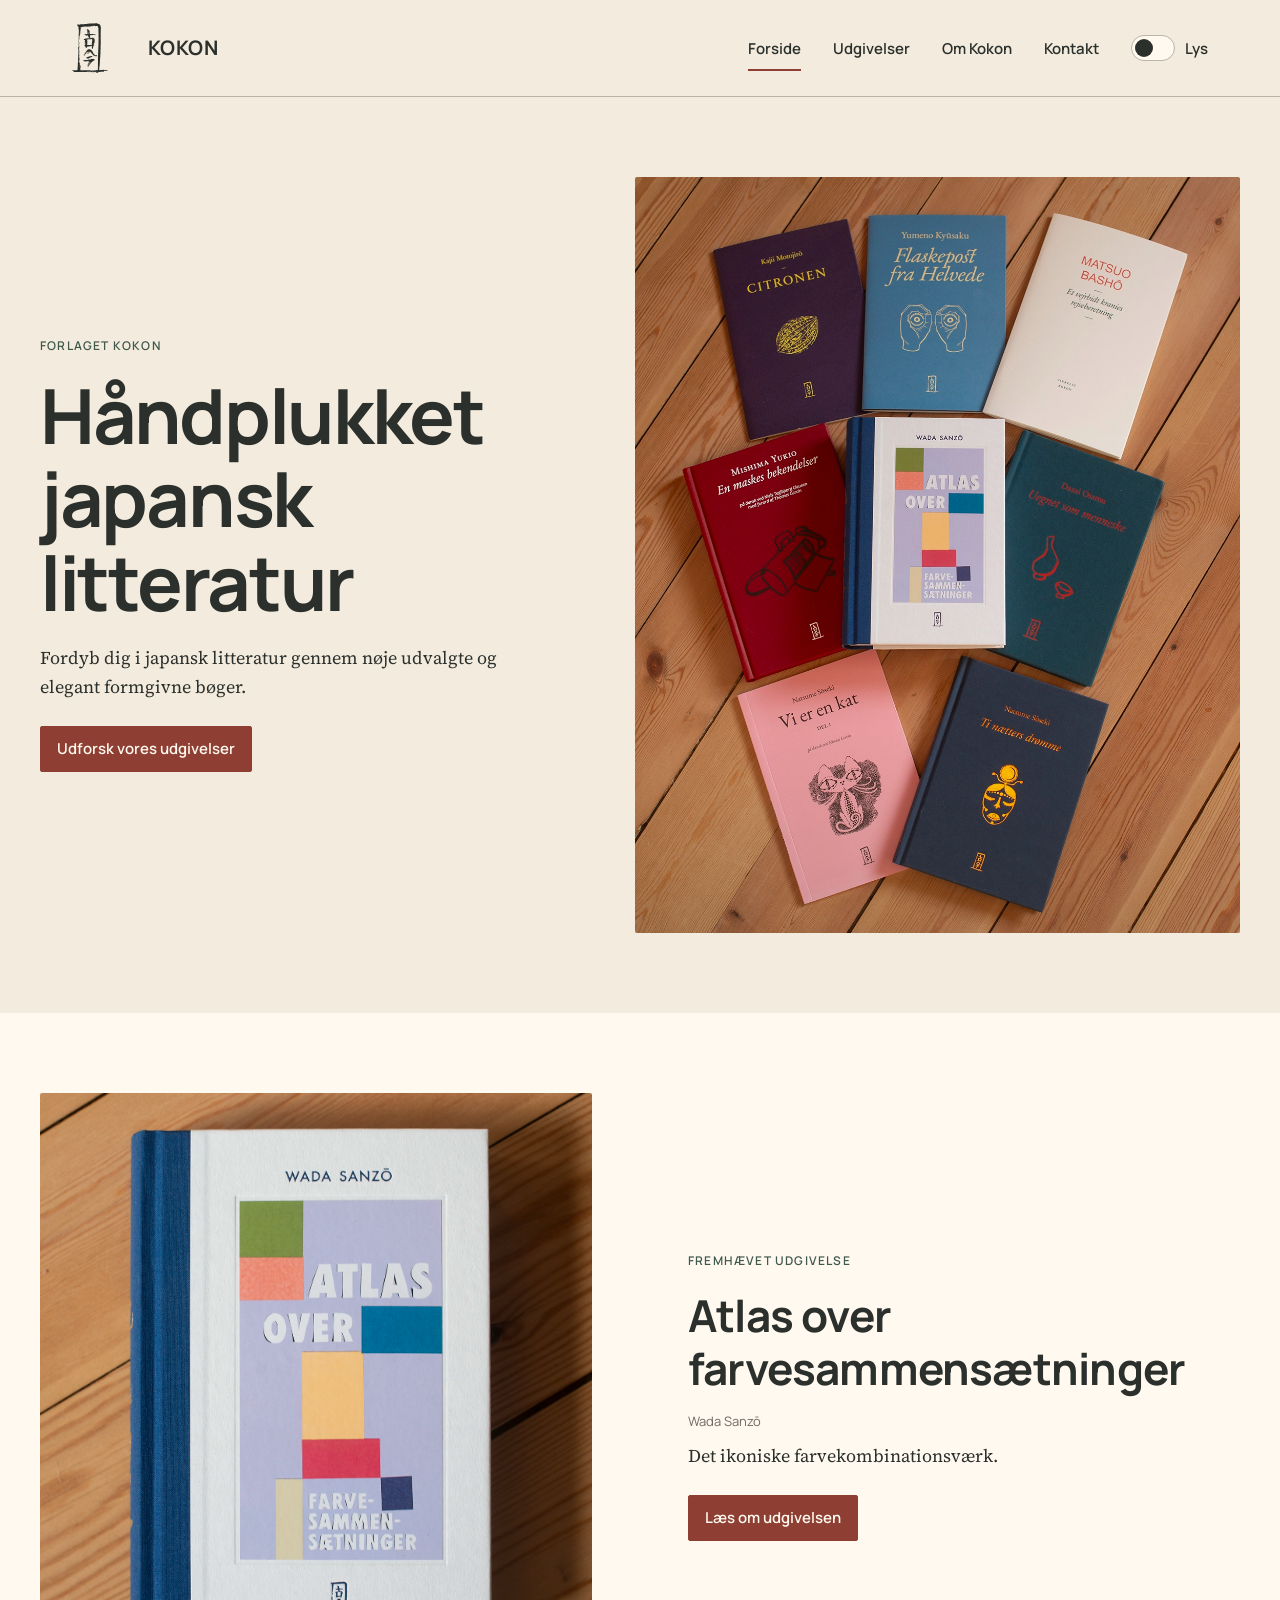
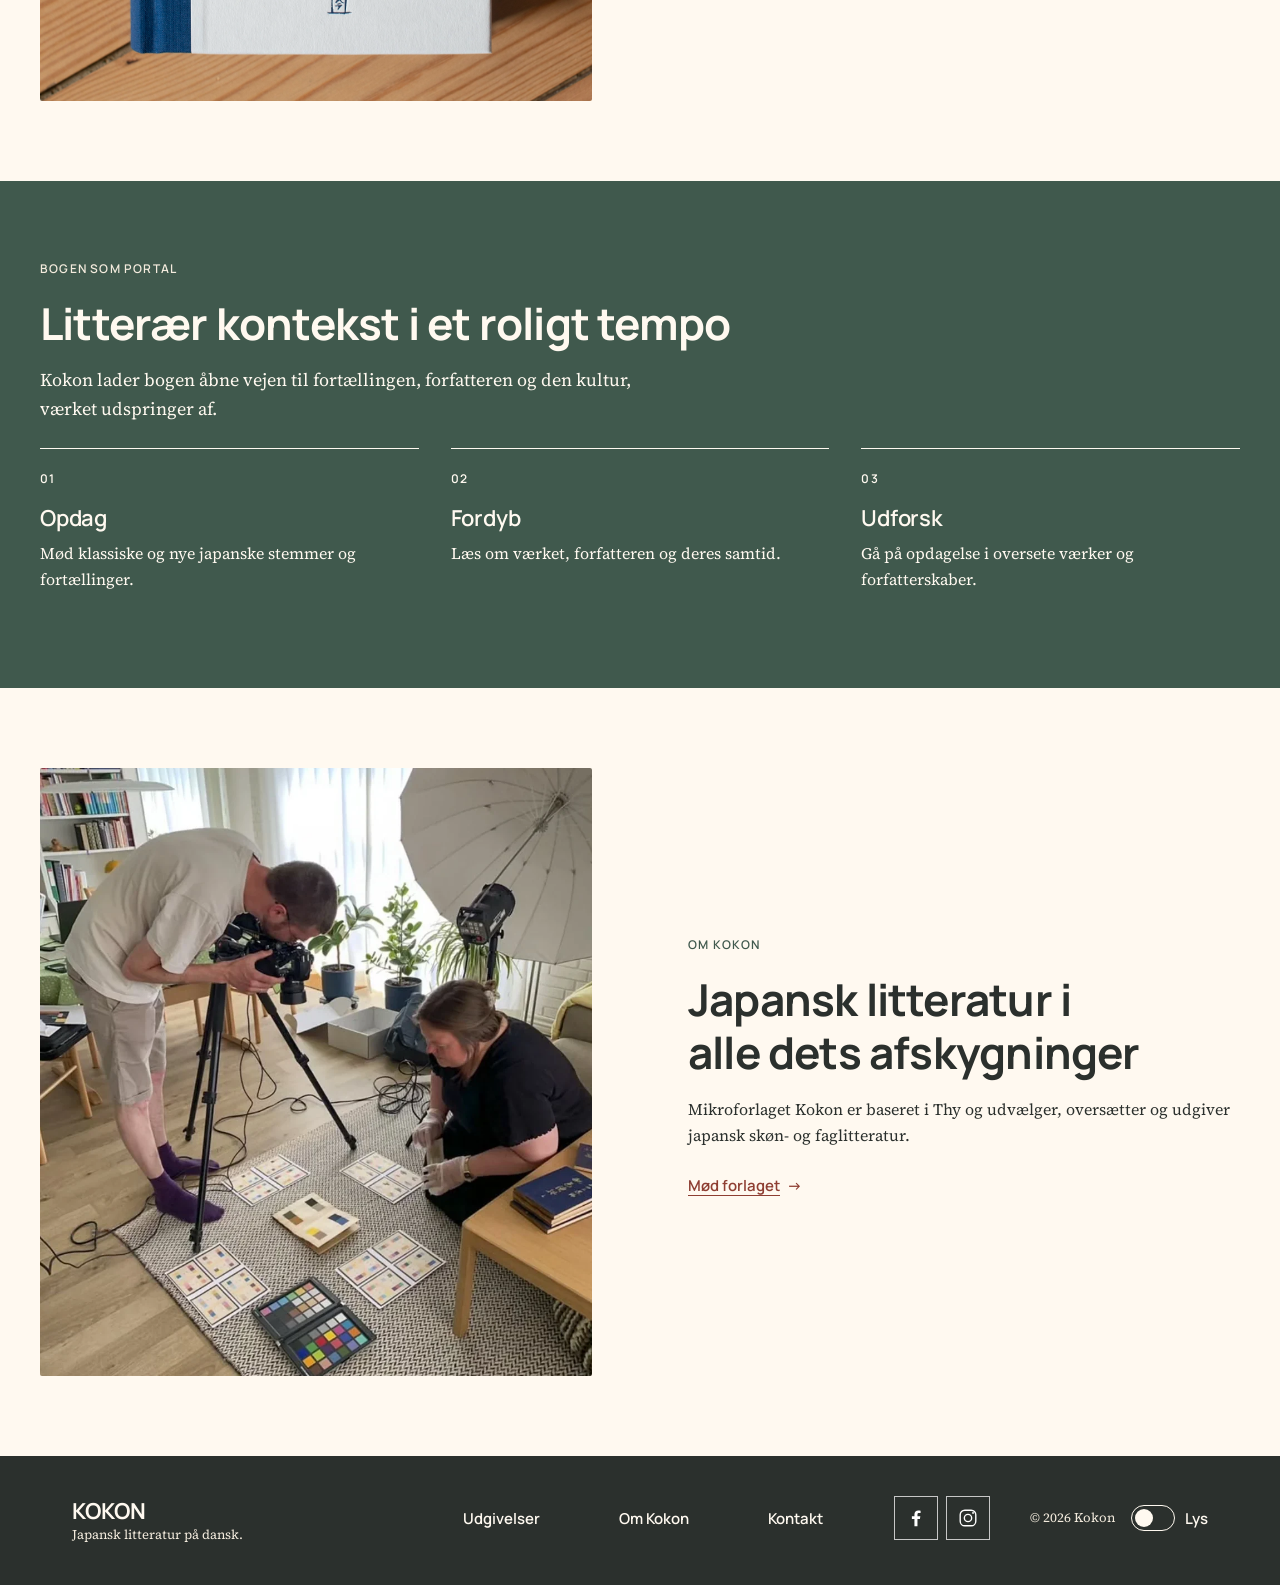
<file: index.html>
<!doctype html>
<html lang="da">
  <head>
    <meta charset="utf-8" />
    <meta name="viewport" content="width=device-width, initial-scale=1" />
    <link rel="icon" href="./assets/images/kokon-logo.svg" type="image/svg+xml" />
    <title>Kokon · håndplukket japansk litteratur</title>
    <meta
      name="description"
      content="Fordyb dig i japansk litteratur gennem nøje udvalgte og elegant formgivne bøger."
    />
    <!-- Preview: Kommentér eller slet næste linje ved officiel lancering. -->
    <meta name="robots" content="noindex" />
    <script src="./js/theme-init.js"></script>
    <link rel="stylesheet" href="./css/global.css" />
    <script src="./js/navigation-tema.js" defer></script>
    <script type="module" src="./js/home.js"></script>
  </head>
  <body>
    <a class="spring-over-link" href="#main">Gå til indhold</a>
    <div class="sidehoved-baggrund">
      <header class="sidehoved">
        <a class="logo-symbol" href="./index.html" aria-label="Kokon – gå til forsiden">
          <img src="./assets/images/kokon-logo.svg" alt="" width="44" height="60" />
        </a>
        <a class="logo-navn" href="./index.html" aria-label="Kokon – gå til forsiden">KOKON</a>
        <button
          class="menu-knap"
          type="button"
          aria-expanded="false"
          aria-controls="hovednavigation"
          aria-label="Åbn menu"
        >
          <span></span><span></span><span></span>
        </button>
        <nav id="hovednavigation" class="hovednavigation" aria-label="Primær navigation">
          <div class="navigationslinks">
            <a href="./index.html" aria-current="page">Forside</a>
            <a href="./udgivelser.html">Udgivelser</a>
            <a href="./om-kokon.html">Om Kokon</a>
            <a href="./kontakt.html">Kontakt</a>
          </div>
          <div class="sidehoved-handlinger">
            <div class="tema-kontrol">
              <button
                class="tema-knap"
                type="button"
                role="switch"
                aria-checked="false"
                aria-label="Slå mørkt tema til"
              ></button>
              <span data-theme-label>Lys</span>
            </div>
          </div>
        </nav>
      </header>
    </div>
    <main id="main" tabindex="-1">
      <section class="sektion">
        <div class="sektion-indhold forside-hero">
          <div class="hero-tekst lodret-indhold">
            <p class="overlinje">
              <span class="mobiltekst">Japanske udgivelser</span
              ><span class="desktoptekst">Forlaget Kokon</span>
            </p>
            <h1>Håndplukket japansk litteratur</h1>
            <p class="indledning">
              Fordyb dig i japansk litteratur gennem nøje udvalgte og elegant formgivne bøger.
            </p>
            <a class="knap" href="./udgivelser.html">Udforsk vores udgivelser</a>
          </div>
          <div class="hero-billede">
            <img
              src="./assets/images/Kokon-november26.webp"
              alt="Kokons katalog anno 2026"
              width="726"
              height="937"
            />
          </div>
        </div>
      </section>

      <section class="sektion flade-sektion" aria-label="Fremhævet udgivelse">
        <div class="sektion-indhold">
          <div data-featured-publication>
            <p class="statusbesked" role="status">Henter den fremhævede udgivelse…</p>
          </div>
        </div>
      </section>

      <section class="sektion groen-sektion" aria-labelledby="portal-title">
        <div class="sektion-indhold lodret-indhold">
          <p class="overlinje">Bogen som portal</p>
          <h2 id="portal-title">Litterær kontekst i et roligt tempo</h2>
          <p class="indledning">
            Kokon lader bogen åbne vejen til fortællingen, forfatteren og den kultur, værket
            udspringer af.
          </p>
          <div class="portal-gitter">
            <article class="portal-punkt">
              <p class="portal-nummer">01</p>
              <h3>Opdag</h3>
              <p>Mød klassiske og nye japanske stemmer og fortællinger.</p>
            </article>
            <article class="portal-punkt">
              <p class="portal-nummer">02</p>
              <h3>Fordyb</h3>
              <p>Læs om værket, forfatteren og deres samtid.</p>
            </article>
            <article class="portal-punkt">
              <p class="portal-nummer">03</p>
              <h3>Udforsk</h3>
              <p>Gå på opdagelse i oversete værker og forfatterskaber.</p>
            </article>
          </div>
        </div>
      </section>

      <section class="sektion flade-sektion" aria-labelledby="about-teaser-title">
        <div class="sektion-indhold delt-layout">
          <div class="fremhaevet-billede">
            <img
              src="./assets/images/kokon-arbejdsproces.webp"
              alt="Et indblik i Kokons arbejde med bøger"
              width="992"
              height="1245"
              loading="lazy"
            />
          </div>
          <div class="lodret-indhold">
            <p class="overlinje">Om Kokon</p>
            <h2 id="about-teaser-title">Japansk litteratur i alle dets afskygninger</h2>
            <p>
              Mikroforlaget Kokon er baseret i Thy og udvælger, oversætter og udgiver japansk skøn-
              og faglitteratur.
            </p>
            <a class="tekstlink" href="./om-kokon.html">
              <span class="tekstlink-tekst">Mød forlaget</span>
              <span aria-hidden="true">→</span>
            </a>
          </div>
        </div>
      </section>
    </main>
    <div class="sidefod-baggrund">
      <footer class="sidefod">
        <div class="lodret-indhold">
          <a class="sidefod-logo" href="./index.html">KOKON</a>
          <p class="sidefod-note">Japansk litteratur på dansk.</p>
        </div>
        <div class="sidefod-linje" aria-hidden="true"></div>
        <div class="sidefod-links-raekke">
          <nav class="sidefod-navigation" aria-label="Sekundær navigation">
            <a href="./udgivelser.html">Udgivelser</a>
            <a href="./om-kokon.html">Om Kokon</a>
            <a href="./kontakt.html">Kontakt</a>
          </nav>
          <nav class="sociale-links" aria-label="Følg Kokon på sociale medier">
            <a
              href="https://www.facebook.com/profile.php?id=61572699365491"
              target="_blank"
              rel="noopener noreferrer"
              aria-label="Følg Kokon på Facebook (åbner i ny fane)"
              ><img src="./assets/images/facebook.svg" alt="" width="22" height="22"
            /></a>
            <a
              href="https://www.instagram.com/forlagetkokon/"
              target="_blank"
              rel="noopener noreferrer"
              aria-label="Følg Kokon på Instagram (åbner i ny fane)"
              ><img src="./assets/images/instagram.svg" alt="" width="22" height="22"
            /></a>
          </nav>
        </div>
        <div class="sidefod-bund">
          <p class="sidefod-note">© 2026 Kokon</p>
          <div class="tema-kontrol sidefod-tema">
            <button
              class="tema-knap"
              type="button"
              role="switch"
              aria-checked="false"
              aria-label="Slå mørkt tema til"
            ></button>
            <span data-theme-label>Lys</span>
          </div>
        </div>
      </footer>
    </div>
  </body>
</html>
</file>
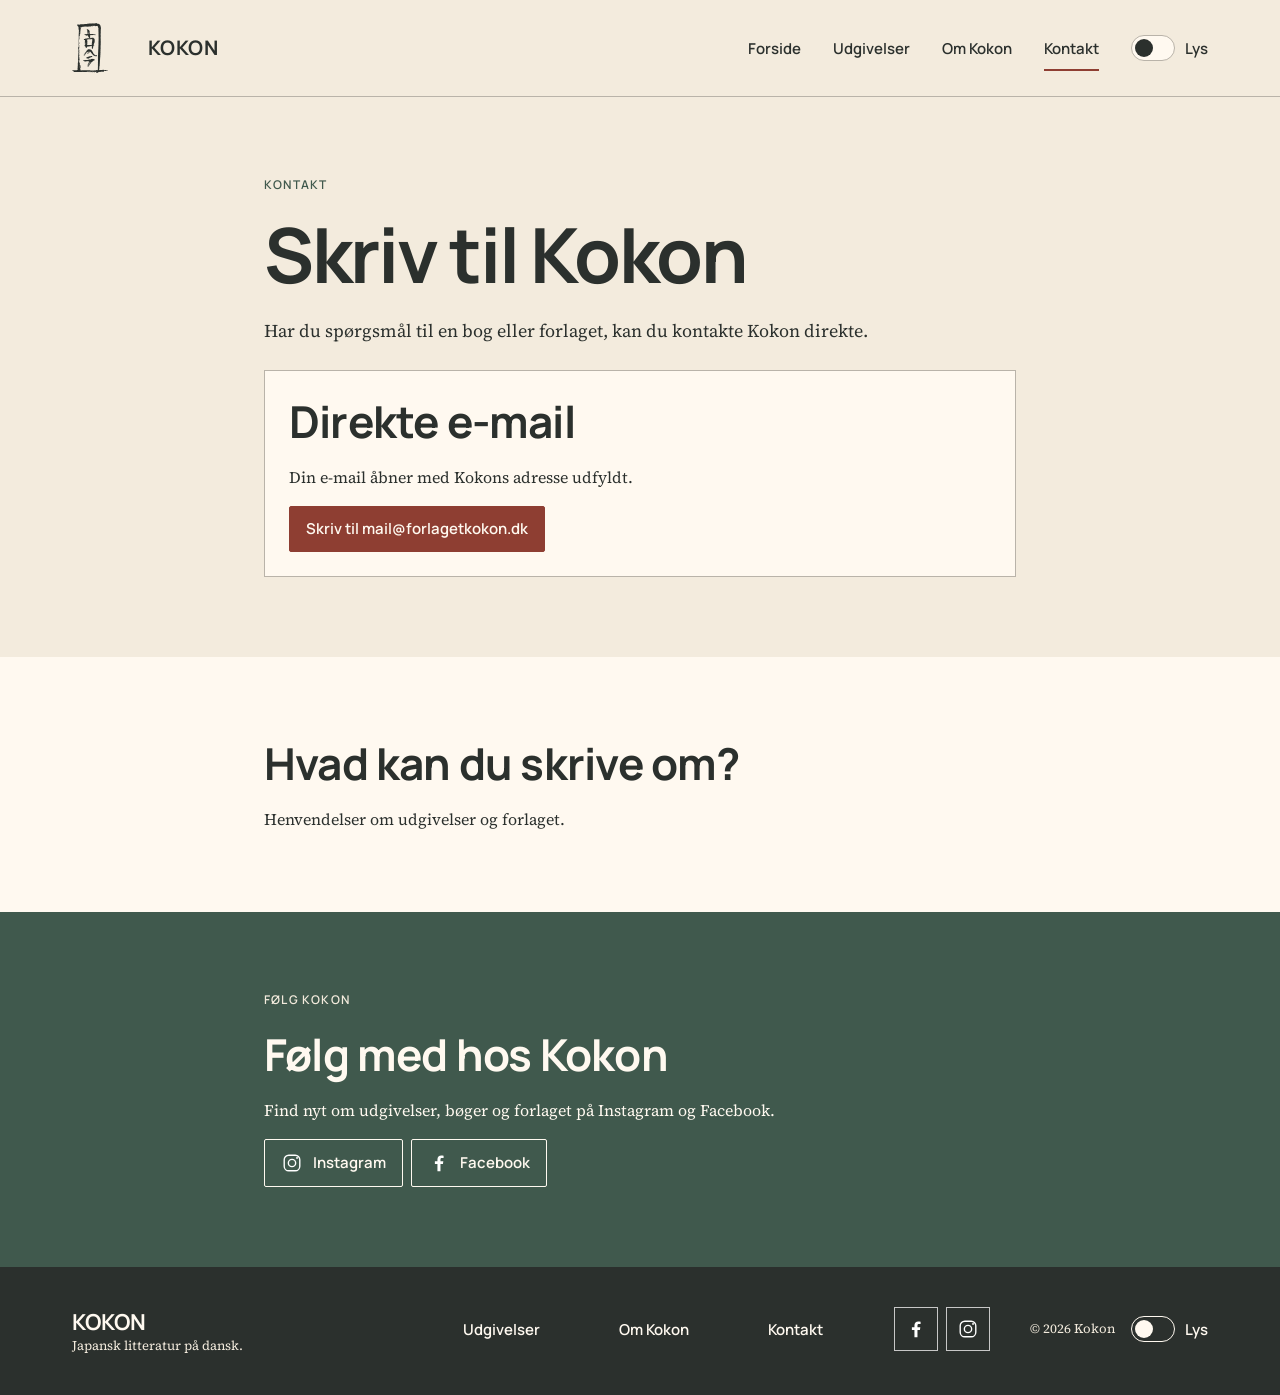
<file: kontakt.html>
<!doctype html>
<html lang="da">
<head>
  <meta charset="utf-8">
  <meta name="viewport" content="width=device-width, initial-scale=1">
  <link rel="icon" href="./assets/images/kokon-logo.svg" type="image/svg+xml">
  <title>Kontakt · Kokon</title>
  <meta name="description" content="Kontakt Kokon direkte via e-mail.">
  <!-- Preview: Kommentér eller slet næste linje ved officiel lancering. -->
  <meta name="robots" content="noindex">
  <script src="./js/theme-init.js"></script>
  <link rel="stylesheet" href="./css/global.css">
  <script src="./js/navigation-tema.js" defer></script>
</head>
<body>
  <a class="spring-over-link" href="#main">Gå til indhold</a>
  <div class="sidehoved-baggrund">
    <header class="sidehoved">
      <a class="logo-symbol" href="./index.html" aria-label="Kokon – gå til forsiden">
        <img src="./assets/images/kokon-logo.svg" alt="" width="44" height="60">
      </a>
      <a class="logo-navn" href="./index.html" aria-label="Kokon – gå til forsiden">KOKON</a>
      <button class="menu-knap" type="button" aria-expanded="false" aria-controls="hovednavigation" aria-label="Åbn menu">
        <span></span><span></span><span></span>
      </button>
      <nav id="hovednavigation" class="hovednavigation" aria-label="Primær navigation">
        <div class="navigationslinks">
          <a href="./index.html">Forside</a>
          <a href="./udgivelser.html">Udgivelser</a>
          <a href="./om-kokon.html">Om Kokon</a>
          <a href="./kontakt.html" aria-current="page">Kontakt</a>
        </div>
        <div class="sidehoved-handlinger">
          <div class="tema-kontrol">
            <button class="tema-knap" type="button" role="switch" aria-checked="false" aria-label="Slå mørkt tema til"></button>
            <span data-theme-label>Lys</span>
          </div>
        </div>
      </nav>
    </header>
  </div>
  <main id="main" tabindex="-1">
    <section class="sektion">
      <div class="sektion-indhold smal lodret-indhold">
        <p class="overlinje">Kontakt</p>
        <h1>Skriv til Kokon</h1>
        <p class="indledning">Har du spørgsmål til en bog eller forlaget, kan du kontakte Kokon direkte.</p>
        <div class="kontaktkort lodret-indhold">
          <h2>Direkte e-mail</h2>
          <p>Din e-mail åbner med Kokons adresse udfyldt.</p>
          <a class="knap" href="mailto:mail@forlagetkokon.dk">Skriv til mail@forlagetkokon.dk</a>
        </div>
      </div>
    </section>
    <section class="sektion flade-sektion">
      <div class="sektion-indhold smal lodret-indhold"><h2>Hvad kan du skrive om?</h2><p>Henvendelser om udgivelser og forlaget.</p></div>
    </section>
    <section class="sektion groen-sektion" aria-labelledby="foelg-kokon-titel">
      <div class="sektion-indhold smal lodret-indhold">
        <p class="overlinje">Følg Kokon</p>
        <h2 id="foelg-kokon-titel">Følg med hos Kokon</h2>
        <p>Find nyt om udgivelser, bøger og forlaget på Instagram og Facebook.</p>
        <div class="sociale-handlinger">
          <a class="knap paa-moerk" href="https://www.instagram.com/forlagetkokon/" target="_blank" rel="noopener noreferrer" aria-label="Følg Kokon på Instagram (åbner i ny fane)"><img class="socialt-ikon" src="./assets/images/instagram.svg" alt="" width="22" height="22">Instagram</a>
          <a class="knap paa-moerk" href="https://www.facebook.com/profile.php?id=61572699365491" target="_blank" rel="noopener noreferrer" aria-label="Følg Kokon på Facebook (åbner i ny fane)"><img class="socialt-ikon" src="./assets/images/facebook.svg" alt="" width="22" height="22">Facebook</a>
        </div>
      </div>
    </section>
  </main>
  <div class="sidefod-baggrund">
    <footer class="sidefod">
      <div class="lodret-indhold">
        <a class="sidefod-logo" href="./index.html">KOKON</a>
        <p class="sidefod-note">Japansk litteratur på dansk.</p>
      </div>
      <div class="sidefod-linje" aria-hidden="true"></div>
      <div class="sidefod-links-raekke">
        <nav class="sidefod-navigation" aria-label="Sekundær navigation">
          <a href="./udgivelser.html">Udgivelser</a>
          <a href="./om-kokon.html">Om Kokon</a>
          <a href="./kontakt.html">Kontakt</a>
        </nav>
        <nav class="sociale-links" aria-label="Følg Kokon på sociale medier">
          <a href="https://www.facebook.com/profile.php?id=61572699365491" target="_blank" rel="noopener noreferrer" aria-label="Følg Kokon på Facebook (åbner i ny fane)"><img src="./assets/images/facebook.svg" alt="" width="22" height="22"></a>
          <a href="https://www.instagram.com/forlagetkokon/" target="_blank" rel="noopener noreferrer" aria-label="Følg Kokon på Instagram (åbner i ny fane)"><img src="./assets/images/instagram.svg" alt="" width="22" height="22"></a>
        </nav>
      </div>
      <div class="sidefod-bund">
        <p class="sidefod-note">© 2026 Kokon</p>
        <div class="tema-kontrol sidefod-tema">
          <button class="tema-knap" type="button" role="switch" aria-checked="false" aria-label="Slå mørkt tema til"></button>
          <span data-theme-label>Lys</span>
        </div>
      </div>
    </footer>
  </div>
</body>
</html>
</file>
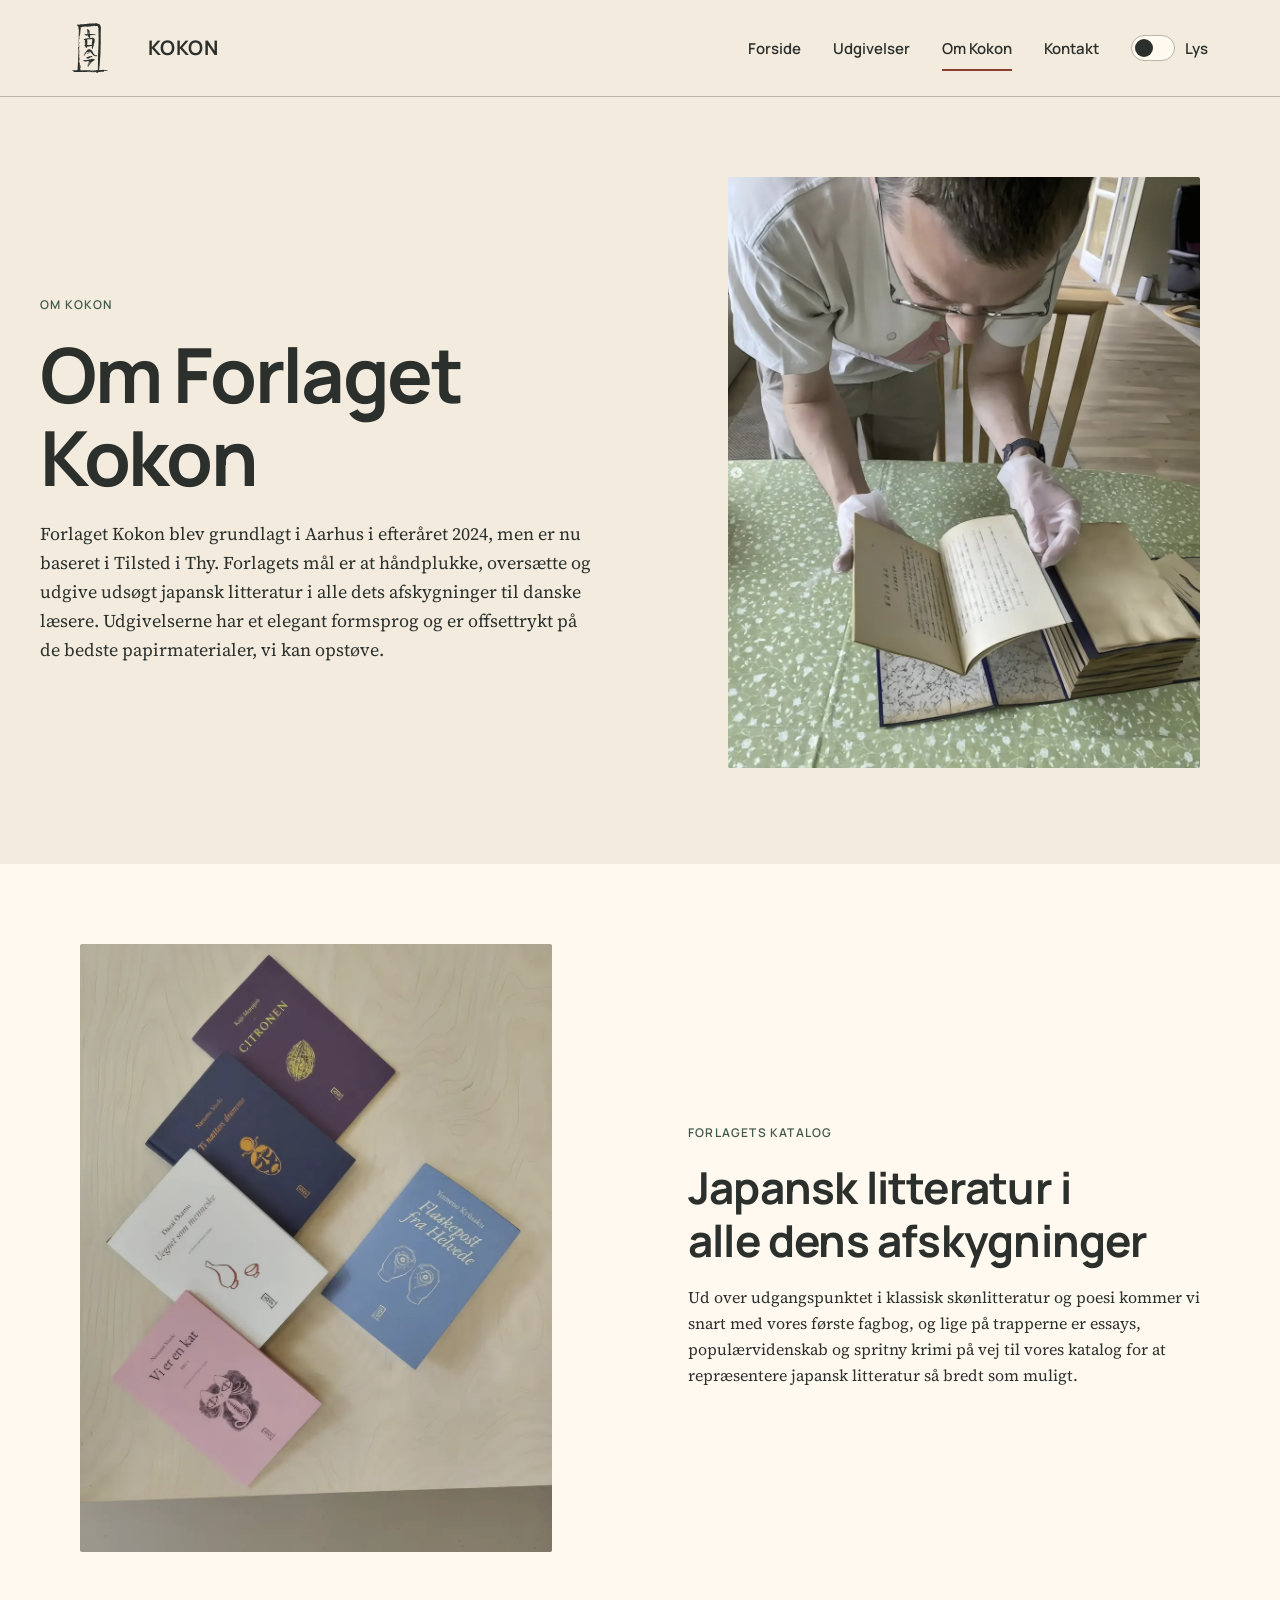
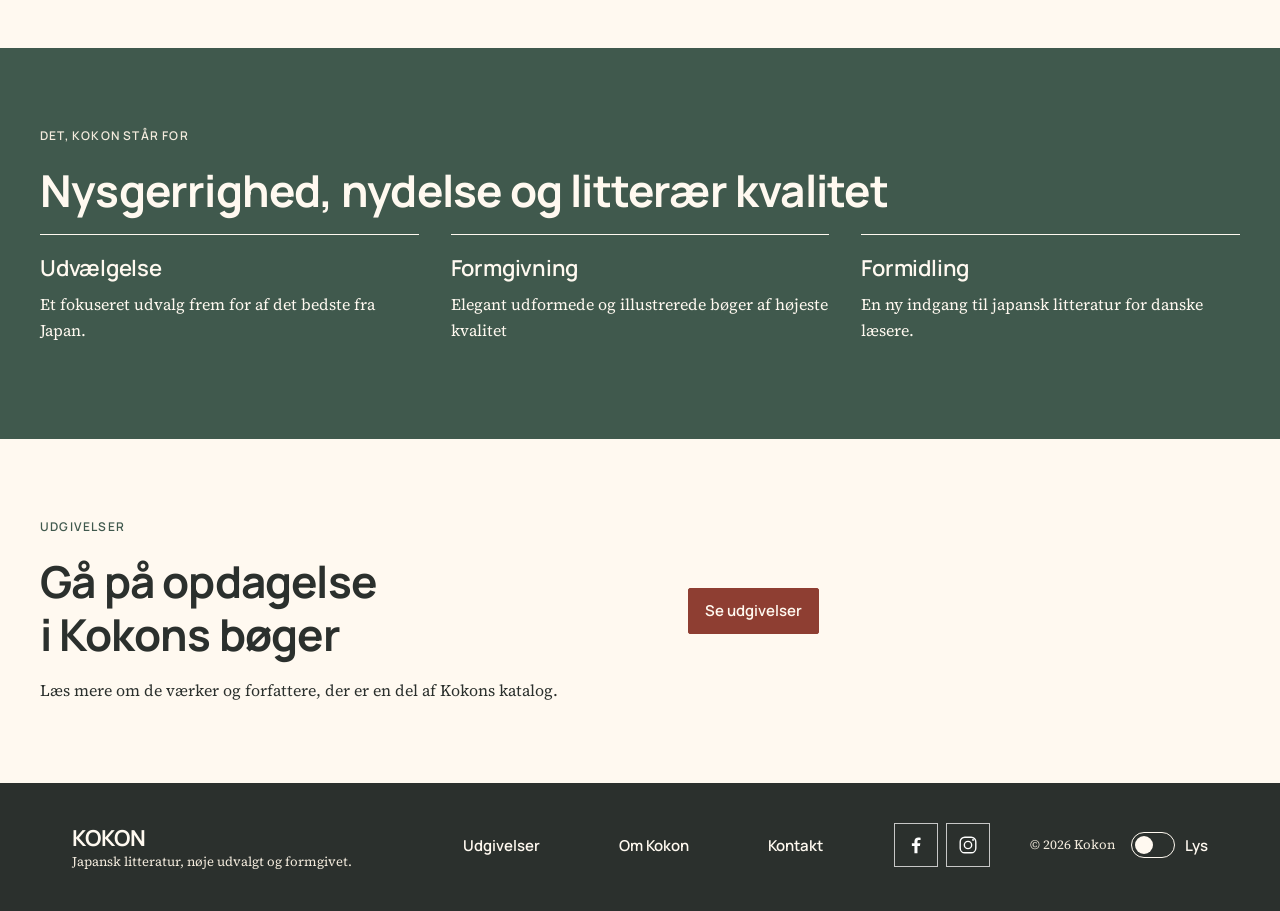
<file: om-kokon.html>
<!doctype html>
<html lang="da">
<head>
  <meta charset="utf-8">
  <meta name="viewport" content="width=device-width, initial-scale=1">
  <link rel="icon" href="./assets/images/kokon-logo.svg" type="image/svg+xml">
  <title>Om Kokon · Japansk litteratur på dansk</title>
  <meta name="description" content="Læs om mikroforlaget Kokon fra Thy og forlagets udgivelser af japansk skøn- og faglitteratur.">
  <!-- Preview: Kommentér eller slet næste linje ved officiel lancering. -->
  <meta name="robots" content="noindex">
  <script src="./js/theme-init.js"></script>
  <link rel="stylesheet" href="./css/global.css">
  <script src="./js/navigation-tema.js" defer></script>
</head>
<body>
  <a class="spring-over-link" href="#main">Gå til indhold</a>
  <div class="sidehoved-baggrund">
    <header class="sidehoved">
      <a class="logo-symbol" href="./index.html" aria-label="Kokon – gå til forsiden">
        <img src="./assets/images/kokon-logo.svg" alt="" width="44" height="60">
      </a>
      <a class="logo-navn" href="./index.html" aria-label="Kokon – gå til forsiden">KOKON</a>
      <button class="menu-knap" type="button" aria-expanded="false" aria-controls="hovednavigation" aria-label="Åbn menu">
        <span></span><span></span><span></span>
      </button>
      <nav id="hovednavigation" class="hovednavigation" aria-label="Primær navigation">
        <div class="navigationslinks">
          <a href="./index.html">Forside</a>
          <a href="./udgivelser.html">Udgivelser</a>
          <a href="./om-kokon.html" aria-current="page">Om Kokon</a>
          <a href="./kontakt.html">Kontakt</a>
        </div>
        <div class="sidehoved-handlinger">
          <div class="tema-kontrol">
            <button class="tema-knap" type="button" role="switch" aria-checked="false" aria-label="Slå mørkt tema til"></button>
            <span data-theme-label>Lys</span>
          </div>
        </div>
      </nav>
    </header>
  </div>
  <main id="main" tabindex="-1">
    <section class="sektion">
      <div class="sektion-indhold delt-layout">
        <div class="lodret-indhold">
          <p class="overlinje">Om Kokon</p>
          <h1>Om Forlaget Kokon</h1>
          <p class="indledning">Forlaget Kokon blev grundlagt i Aarhus i efteråret 2024, men er nu baseret i Tilsted i Thy. Forlagets mål er at håndplukke, oversætte og udgive udsøgt japansk litteratur i alle dets afskygninger til danske læsere. Udgivelserne har et elegant formsprog og er offsettrykt på de bedste papirmaterialer, vi kan opstøve.</p>
        </div>
        <figure class="fremhaevet-billede">
          <img src="./assets/images/steffen-arbejder-med-boeger.webp" alt="En person med handsker undersøger en åben bog ved et grønt arbejdsbord" width="1000" height="1253">
        </figure>
      </div>
    </section>

    <section class="sektion flade-sektion">
      <div class="sektion-indhold delt-layout omvendt">
        <div class="lodret-indhold">
          <p class="overlinje">Forlagets katalog</p>
          <h2>Japansk litteratur i alle dens afskygninger</h2>
          <p>Ud over udgangspunktet i klassisk skønlitteratur og poesi kommer vi snart med vores første fagbog, og lige på trapperne er essays, populærvidenskab og spritny krimi på vej til vores katalog for at repræsentere japansk litteratur så bredt som muligt.</p>
        </div>
        <figure class="fremhaevet-billede">
          <img src="./assets/images/kokon-boeger-samling.webp" alt="Fem udgivelser fra Kokon arrangeret på et lyst gulv" width="1000" height="1341" loading="lazy">
        </figure>
      </div>
    </section>

    <section class="sektion groen-sektion" aria-labelledby="values-title">
      <div class="sektion-indhold">
        <p class="overlinje">Det, Kokon står for</p>
        <h2 id="values-title">Nysgerrighed, nydelse og litterær kvalitet</h2>
        <div class="vaerdi-gitter">
          <article class="portal-punkt"><h3>Udvælgelse</h3><p>Et fokuseret udvalg frem for af det bedste fra Japan.</p></article>
          <article class="portal-punkt"><h3>Formgivning</h3><p>Elegant udformede og illustrerede bøger af højeste kvalitet</p></article>
          <article class="portal-punkt"><h3>Formidling</h3><p>En ny indgang til japansk litteratur for danske læsere.</p></article>
        </div>
      </div>
    </section>

    <section class="sektion flade-sektion">
      <div class="sektion-indhold delt-layout">
        <div class="lodret-indhold"><p class="overlinje">Udgivelser</p><h2>Gå på opdagelse i Kokons bøger</h2><p>Læs mere om de værker og forfattere, der er en del af Kokons katalog.</p></div>
        <div><a class="knap" href="./udgivelser.html">Se udgivelser</a></div>
      </div>
    </section>
  </main>
  <div class="sidefod-baggrund">
    <footer class="sidefod">
      <div class="lodret-indhold">
        <a class="sidefod-logo" href="./index.html">KOKON</a>
        <p class="sidefod-note">Japansk litteratur, nøje udvalgt og formgivet.</p>
      </div>
      <div class="sidefod-linje" aria-hidden="true"></div>
      <div class="sidefod-links-raekke">
        <nav class="sidefod-navigation" aria-label="Sekundær navigation">
          <a href="./udgivelser.html">Udgivelser</a>
          <a href="./om-kokon.html">Om Kokon</a>
          <a href="./kontakt.html">Kontakt</a>
        </nav>
        <nav class="sociale-links" aria-label="Følg Kokon på sociale medier">
          <a href="https://www.facebook.com/profile.php?id=61572699365491" target="_blank" rel="noopener noreferrer" aria-label="Følg Kokon på Facebook (åbner i ny fane)"><img src="./assets/images/facebook.svg" alt="" width="22" height="22"></a>
          <a href="https://www.instagram.com/forlagetkokon/" target="_blank" rel="noopener noreferrer" aria-label="Følg Kokon på Instagram (åbner i ny fane)"><img src="./assets/images/instagram.svg" alt="" width="22" height="22"></a>
        </nav>
      </div>
      <div class="sidefod-bund">
        <p class="sidefod-note">© 2026 Kokon</p>
        <div class="tema-kontrol sidefod-tema">
          <button class="tema-knap" type="button" role="switch" aria-checked="false" aria-label="Slå mørkt tema til"></button>
          <span data-theme-label>Lys</span>
        </div>
      </div>
    </footer>
  </div>
</body>
</html>
</file>
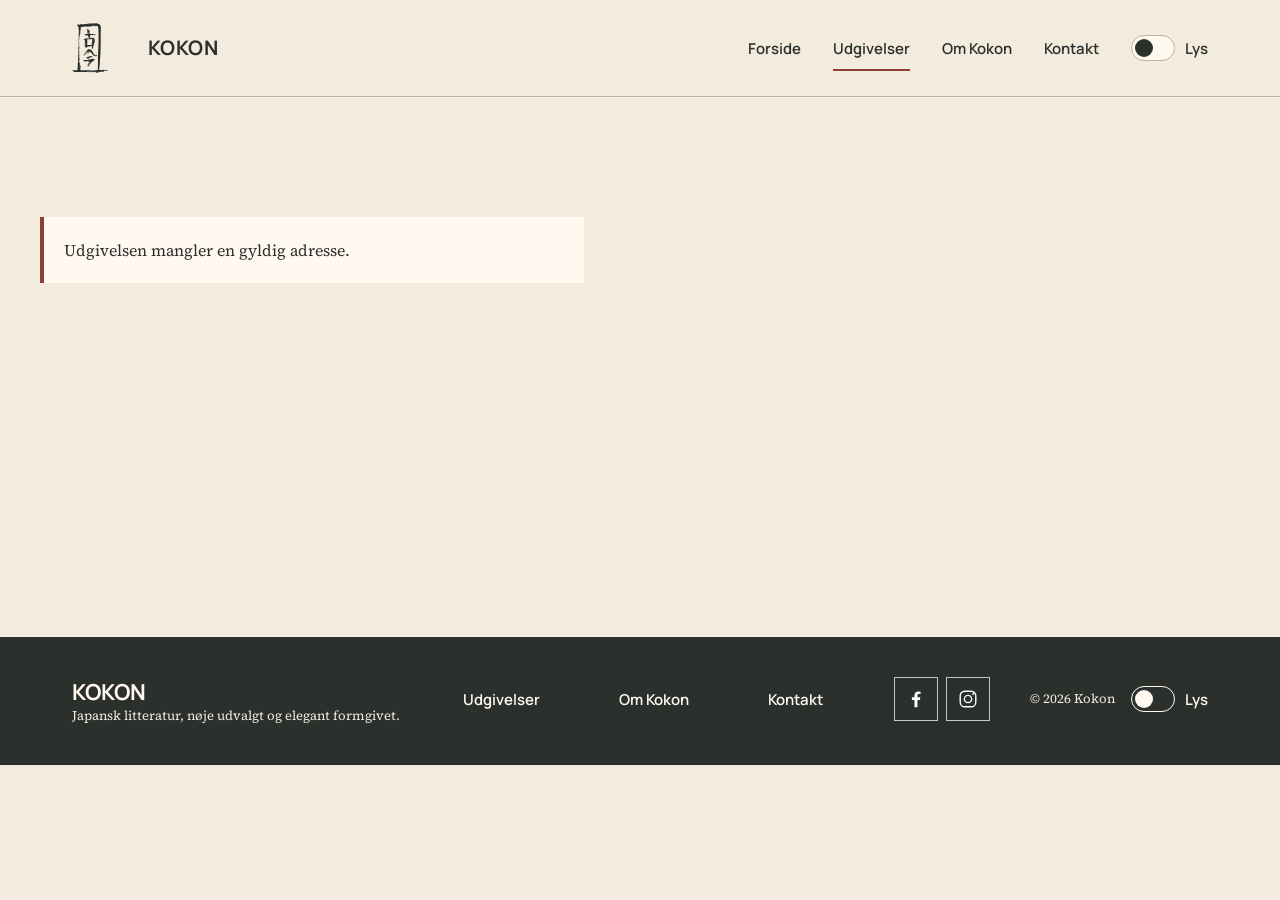
<file: udgivelse.html>
<!doctype html>
<html lang="da">
<head>
  <meta charset="utf-8">
  <meta name="viewport" content="width=device-width, initial-scale=1">
  <link rel="icon" href="./assets/images/kokon-logo.svg" type="image/svg+xml">
  <title>Udgivelse · Kokon</title>
  <meta name="description" content="Læs om en udgivelse fra Kokon.">
  <!-- Preview: Kommentér eller slet næste linje ved officiel lancering. -->
  <meta name="robots" content="noindex">
  <script src="./js/theme-init.js"></script>
  <link rel="stylesheet" href="./css/global.css">
  <script src="./js/navigation-tema.js" defer></script>
  <script type="module" src="./js/publication-detail.js"></script>
</head>
<body>
  <a class="spring-over-link" href="#main">Gå til indhold</a>
  <div class="sidehoved-baggrund">
    <header class="sidehoved">
      <a class="logo-symbol" href="./index.html" aria-label="Kokon – gå til forsiden">
        <img src="./assets/images/kokon-logo.svg" alt="" width="44" height="60">
      </a>
      <a class="logo-navn" href="./index.html" aria-label="Kokon – gå til forsiden">KOKON</a>
      <button class="menu-knap" type="button" aria-expanded="false" aria-controls="hovednavigation" aria-label="Åbn menu">
        <span></span><span></span><span></span>
      </button>
      <nav id="hovednavigation" class="hovednavigation" aria-label="Primær navigation">
        <div class="navigationslinks">
          <a href="./index.html">Forside</a>
          <a href="./udgivelser.html" aria-current="page">Udgivelser</a>
          <a href="./om-kokon.html">Om Kokon</a>
          <a href="./kontakt.html">Kontakt</a>
        </div>
        <div class="sidehoved-handlinger">
          <div class="tema-kontrol">
            <button class="tema-knap" type="button" role="switch" aria-checked="false" aria-label="Slå mørkt tema til"></button>
            <span data-theme-label>Lys</span>
          </div>
        </div>
      </nav>
    </header>
  </div>
  <main id="main" class="detaljeside" data-publication-detail tabindex="-1">
    <section class="sektion"><div class="sektion-indhold"><p class="statusbesked" role="status">Henter udgivelsen…</p></div></section>
  </main>
  <div class="sidefod-baggrund">
    <footer class="sidefod">
      <div class="lodret-indhold">
        <a class="sidefod-logo" href="./index.html">KOKON</a>
        <p class="sidefod-note">Japansk litteratur, nøje udvalgt og elegant formgivet.</p>
      </div>
      <div class="sidefod-linje" aria-hidden="true"></div>
      <div class="sidefod-links-raekke">
        <nav class="sidefod-navigation" aria-label="Sekundær navigation">
          <a href="./udgivelser.html">Udgivelser</a>
          <a href="./om-kokon.html">Om Kokon</a>
          <a href="./kontakt.html">Kontakt</a>
        </nav>
        <nav class="sociale-links" aria-label="Følg Kokon på sociale medier">
          <a href="https://www.facebook.com/profile.php?id=61572699365491" target="_blank" rel="noopener noreferrer" aria-label="Følg Kokon på Facebook (åbner i ny fane)"><img src="./assets/images/facebook.svg" alt="" width="22" height="22"></a>
          <a href="https://www.instagram.com/forlagetkokon/" target="_blank" rel="noopener noreferrer" aria-label="Følg Kokon på Instagram (åbner i ny fane)"><img src="./assets/images/instagram.svg" alt="" width="22" height="22"></a>
        </nav>
      </div>
      <div class="sidefod-bund">
        <p class="sidefod-note">© 2026 Kokon</p>
        <div class="tema-kontrol sidefod-tema">
          <button class="tema-knap" type="button" role="switch" aria-checked="false" aria-label="Slå mørkt tema til"></button>
          <span data-theme-label>Lys</span>
        </div>
      </div>
    </footer>
  </div>
  <dialog id="billed-dialog" class="billeddialog" aria-labelledby="billeddialog-titel">
    <div class="billeddialog-hoved">
      <p class="overlinje">Billedvisning</p>
      <button class="billeddialog-luk" type="button" data-dialog-close aria-label="Luk billedvisning" autofocus>×</button>
    </div>
    <h2 id="billeddialog-titel" data-dialog-title aria-live="polite">Billede fra udgivelsen</h2>
    <div class="billeddialog-visning">
      <img data-dialog-image alt="">
      <button class="karusel-pil forrige" type="button" data-dialog-prev aria-label="Vis forrige billede">‹</button>
      <button class="karusel-pil naeste" type="button" data-dialog-next aria-label="Vis næste billede">›</button>
    </div>
    <div class="karusel-prikker billeddialog-prikker" data-dialog-dots role="group" aria-label="Vælg billede"></div>
  </dialog>
</body>
</html>
</file>
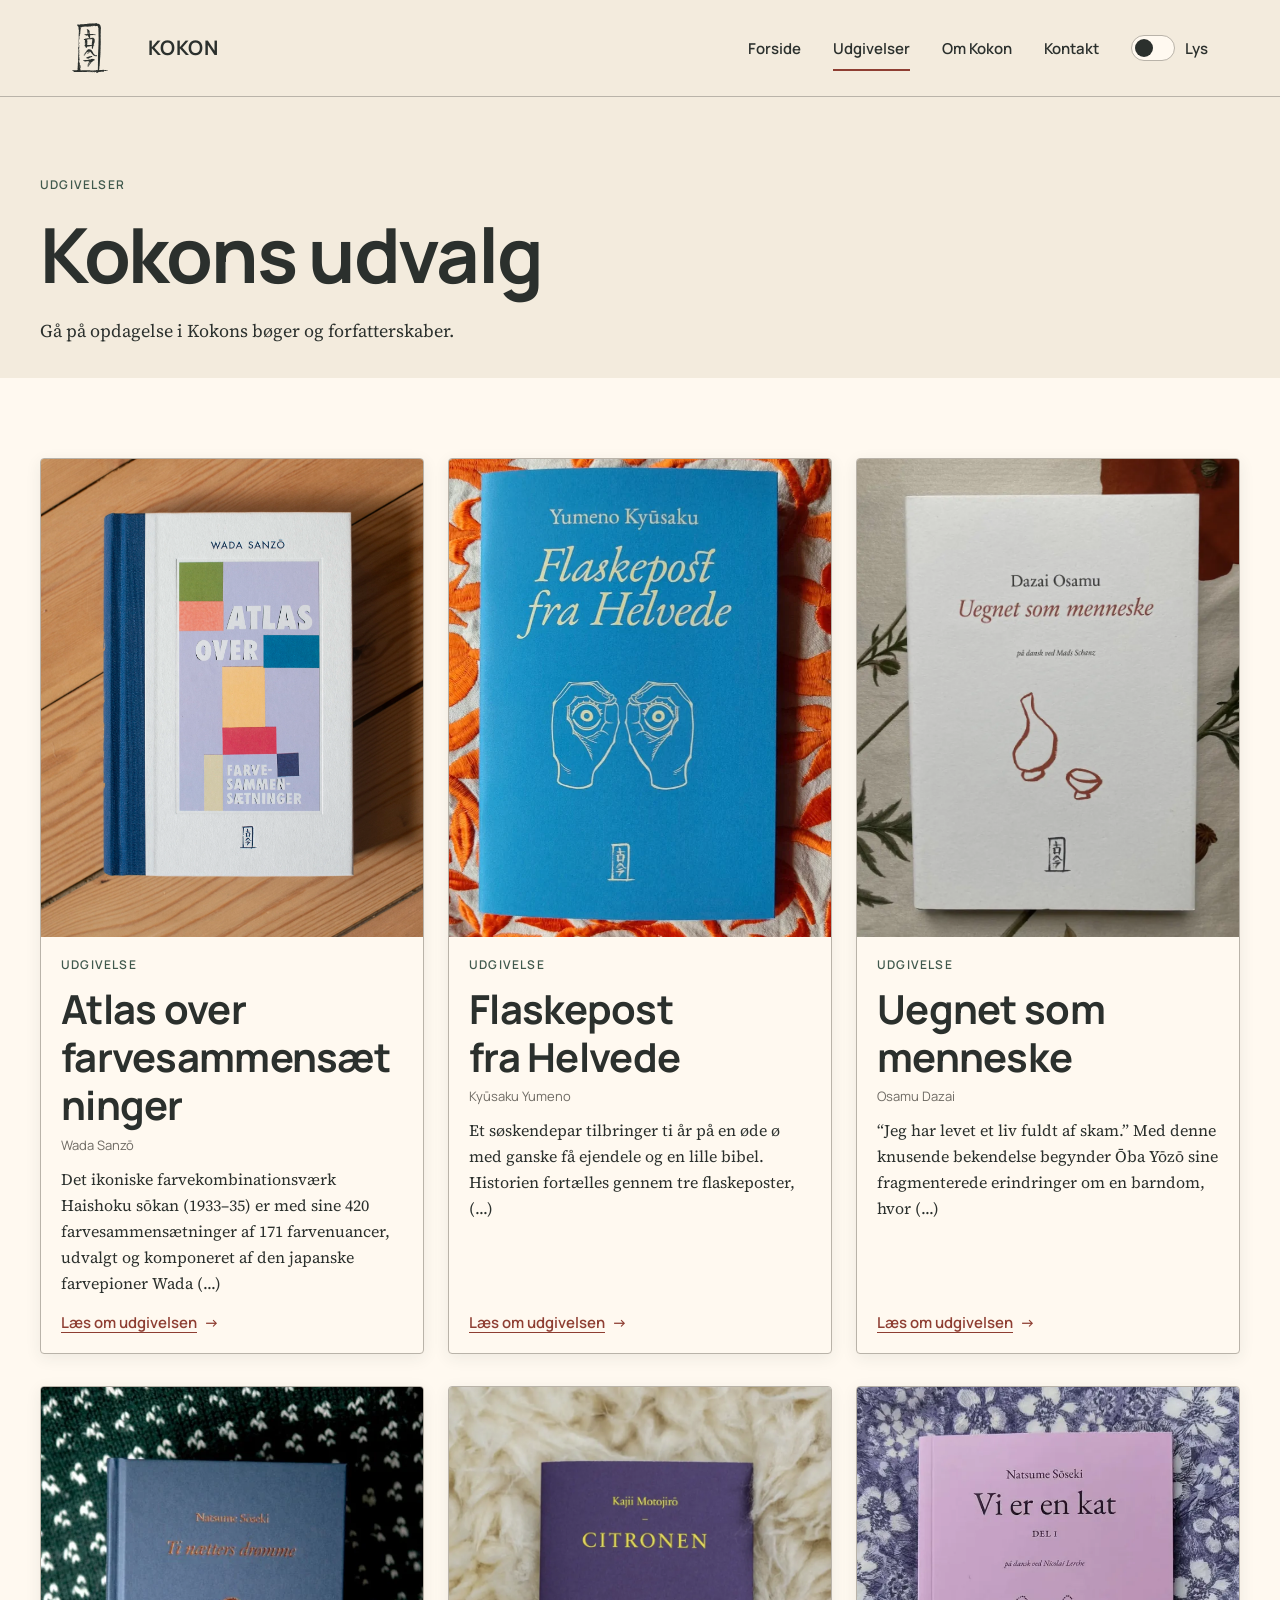
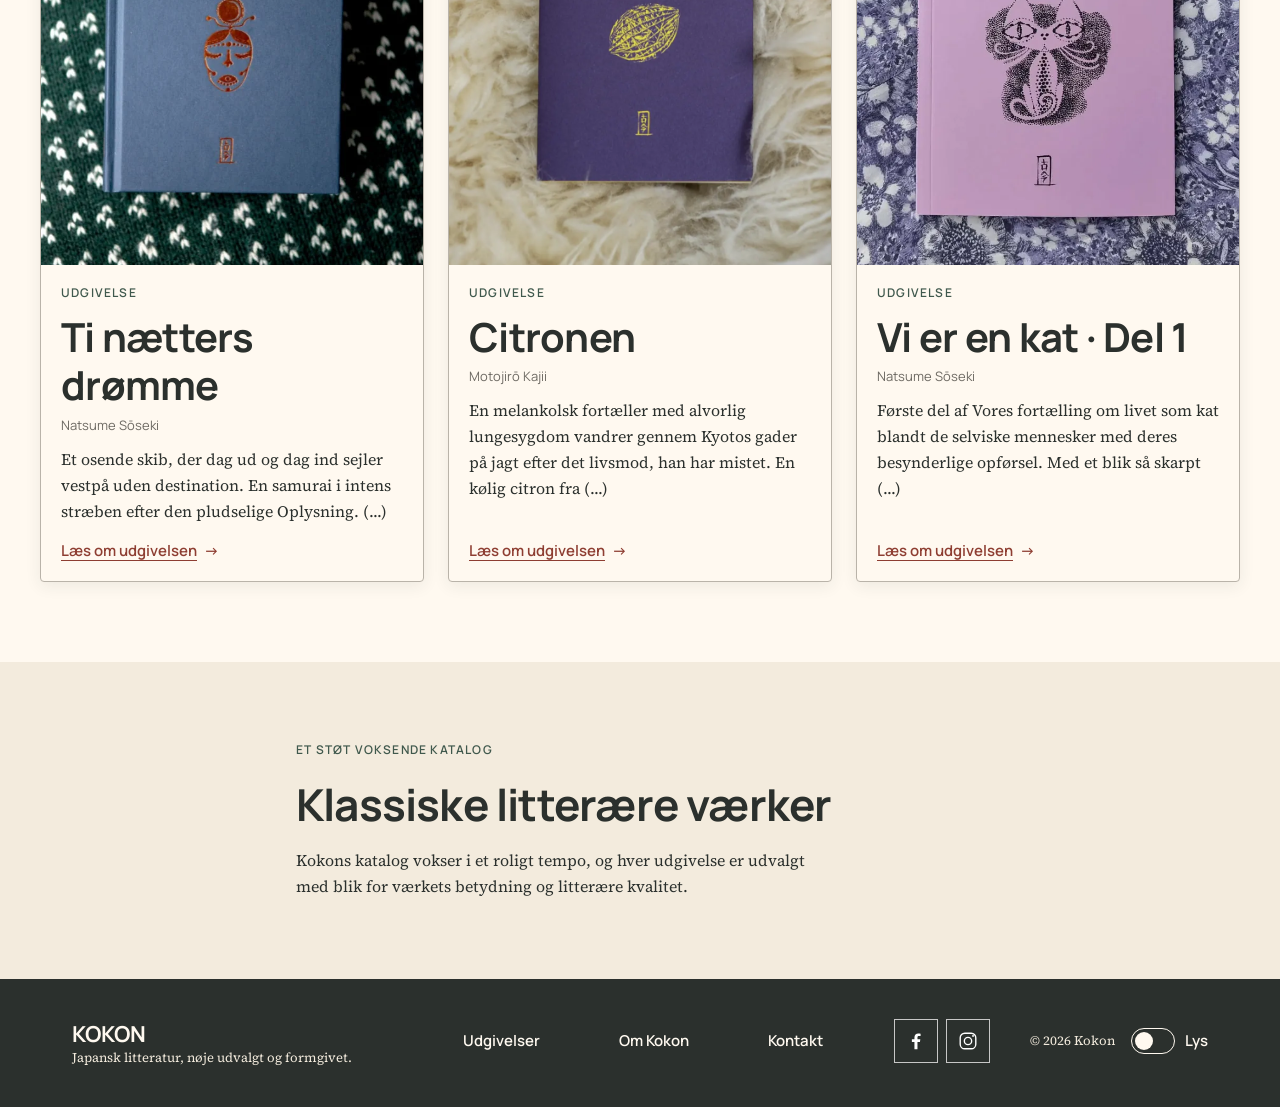
<file: udgivelser.html>
<!doctype html>
<html lang="da">
<head>
  <meta charset="utf-8">
  <meta name="viewport" content="width=device-width, initial-scale=1">
  <link rel="icon" href="./assets/images/kokon-logo.svg" type="image/svg+xml">
  <title>Udgivelser · Kokon</title>
  <meta name="description" content="Opdag Kokons udvalg af japansk litteratur på dansk.">
  <!-- Preview: Kommentér eller slet næste linje ved officiel lancering. -->
  <meta name="robots" content="noindex">
  <script src="./js/theme-init.js"></script>
  <link rel="stylesheet" href="./css/global.css">
  <script src="./js/navigation-tema.js" defer></script>
  <script type="module" src="./js/publications.js"></script>
</head>
<body>
  <a class="spring-over-link" href="#main">Gå til indhold</a>
  <div class="sidehoved-baggrund">
    <header class="sidehoved">
      <a class="logo-symbol" href="./index.html" aria-label="Kokon – gå til forsiden">
        <img src="./assets/images/kokon-logo.svg" alt="" width="44" height="60">
      </a>
      <a class="logo-navn" href="./index.html" aria-label="Kokon – gå til forsiden">KOKON</a>
      <button class="menu-knap" type="button" aria-expanded="false" aria-controls="hovednavigation" aria-label="Åbn menu">
        <span></span><span></span><span></span>
      </button>
      <nav id="hovednavigation" class="hovednavigation" aria-label="Primær navigation">
        <div class="navigationslinks">
          <a href="./index.html">Forside</a>
          <a href="./udgivelser.html" aria-current="page">Udgivelser</a>
          <a href="./om-kokon.html">Om Kokon</a>
          <a href="./kontakt.html">Kontakt</a>
        </div>
        <div class="sidehoved-handlinger">
          <div class="tema-kontrol">
            <button class="tema-knap" type="button" role="switch" aria-checked="false" aria-label="Slå mørkt tema til"></button>
            <span data-theme-label>Lys</span>
          </div>
        </div>
      </nav>
    </header>
  </div>
  <main id="main" tabindex="-1">
    <section class="sektion sideintro">
      <div class="sektion-indhold lodret-indhold">
        <p class="overlinje">Udgivelser</p>
        <h1>Kokons udvalg</h1>
        <p class="indledning">Gå på opdagelse i Kokons bøger og forfatterskaber.</p>
      </div>
    </section>
    <section class="sektion flade-sektion" aria-label="Alle udgivelser">
      <div class="sektion-indhold bog-gitter" data-publications>
        <p class="statusbesked indlaesningsfelt" role="status">Henter udgivelser…</p>
      </div>
    </section>
    <section class="sektion">
      <div class="sektion-indhold katalog-afslutning lodret-indhold">
        <p class="overlinje">Et støt voksende katalog</p>
        <h2>Klassiske litterære værker</h2>
        <p>Kokons katalog vokser i et roligt tempo, og hver udgivelse er udvalgt med blik for værkets betydning og litterære kvalitet.</p>
      </div>
    </section>
  </main>
  <div class="sidefod-baggrund">
    <footer class="sidefod">
      <div class="lodret-indhold">
        <a class="sidefod-logo" href="./index.html">KOKON</a>
        <p class="sidefod-note">Japansk litteratur, nøje udvalgt og formgivet.</p>
      </div>
      <div class="sidefod-linje" aria-hidden="true"></div>
      <div class="sidefod-links-raekke">
        <nav class="sidefod-navigation" aria-label="Sekundær navigation">
          <a href="./udgivelser.html">Udgivelser</a>
          <a href="./om-kokon.html">Om Kokon</a>
          <a href="./kontakt.html">Kontakt</a>
        </nav>
        <nav class="sociale-links" aria-label="Følg Kokon på sociale medier">
          <a href="https://www.facebook.com/profile.php?id=61572699365491" target="_blank" rel="noopener noreferrer" aria-label="Følg Kokon på Facebook (åbner i ny fane)"><img src="./assets/images/facebook.svg" alt="" width="22" height="22"></a>
          <a href="https://www.instagram.com/forlagetkokon/" target="_blank" rel="noopener noreferrer" aria-label="Følg Kokon på Instagram (åbner i ny fane)"><img src="./assets/images/instagram.svg" alt="" width="22" height="22"></a>
        </nav>
      </div>
      <div class="sidefod-bund">
        <p class="sidefod-note">© 2026 Kokon</p>
        <div class="tema-kontrol sidefod-tema">
          <button class="tema-knap" type="button" role="switch" aria-checked="false" aria-label="Slå mørkt tema til"></button>
          <span data-theme-label>Lys</span>
        </div>
      </div>
    </footer>
  </div>
</body>
</html>
</file>
<file: css/global.css>
/* Fælles indgang til sidens to CSS-lag. */
@import url("./layout.css");
@import url("./styling.css");
</file>
